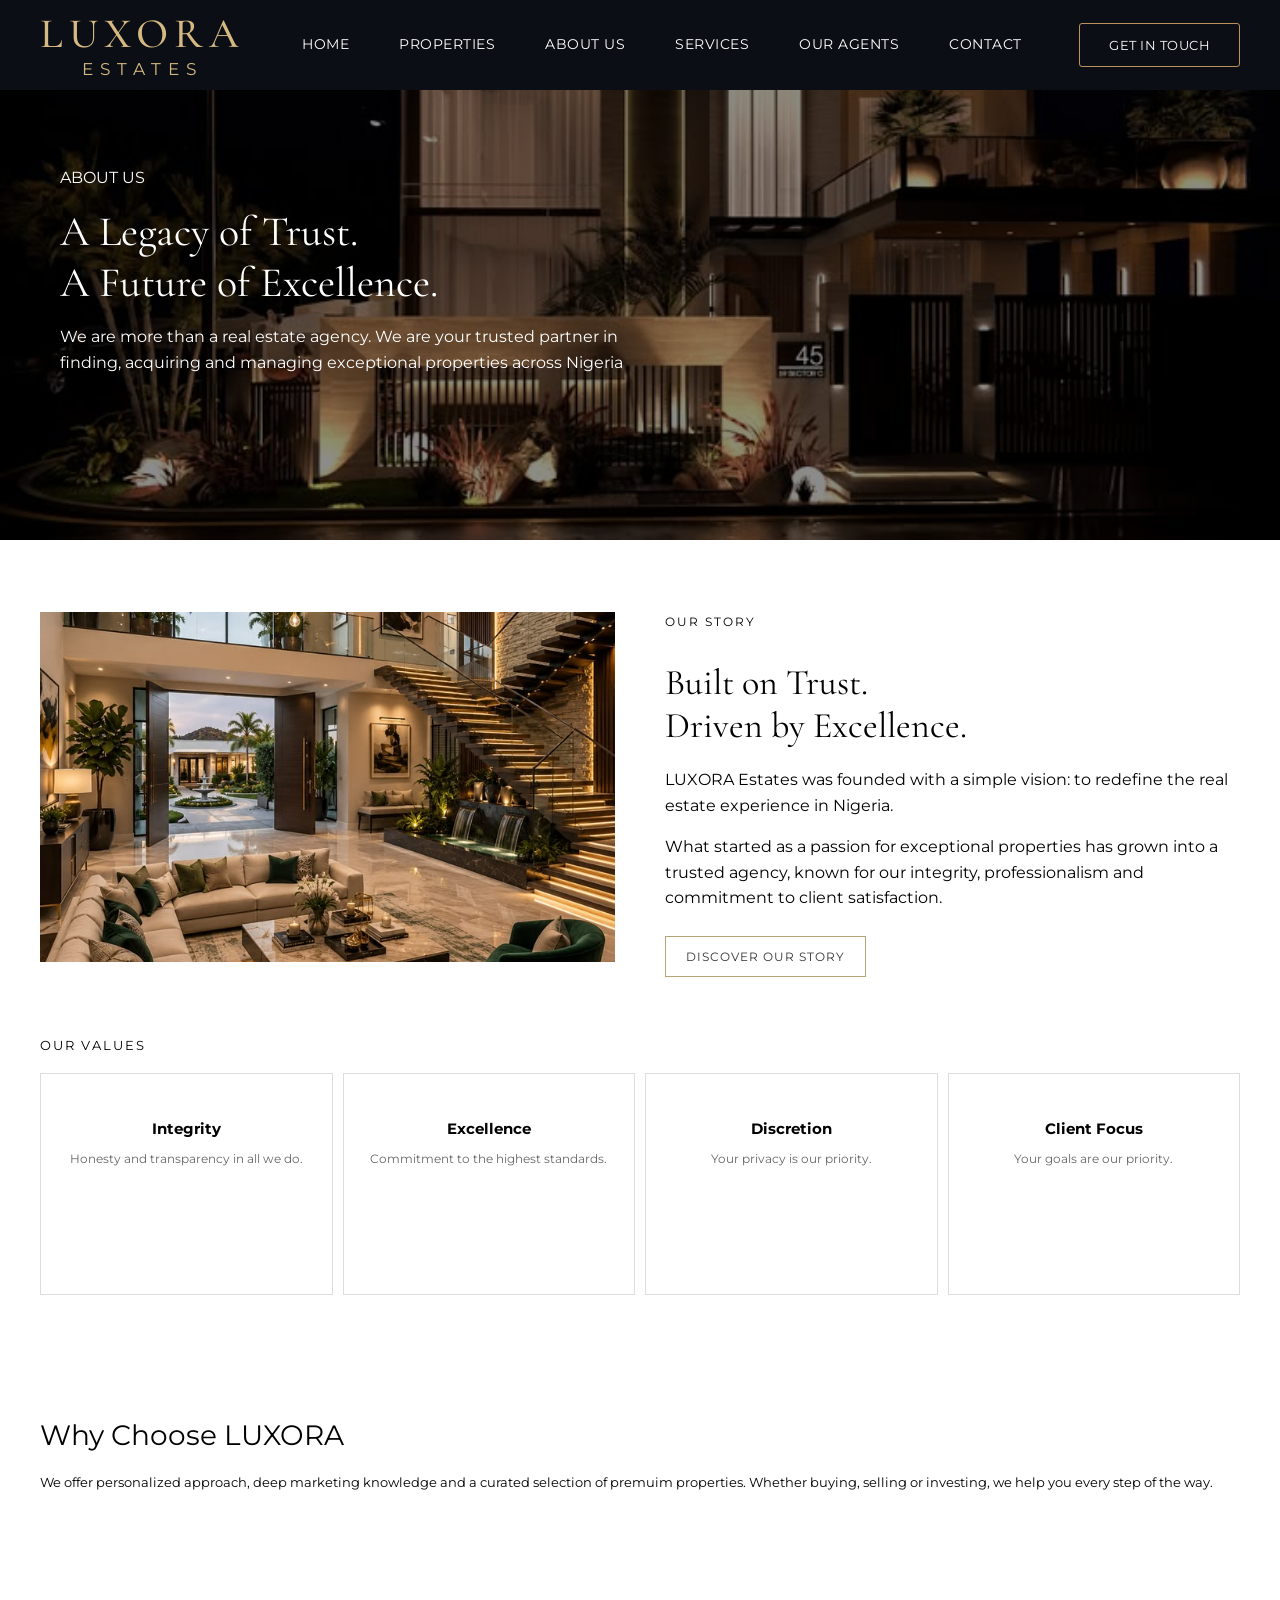
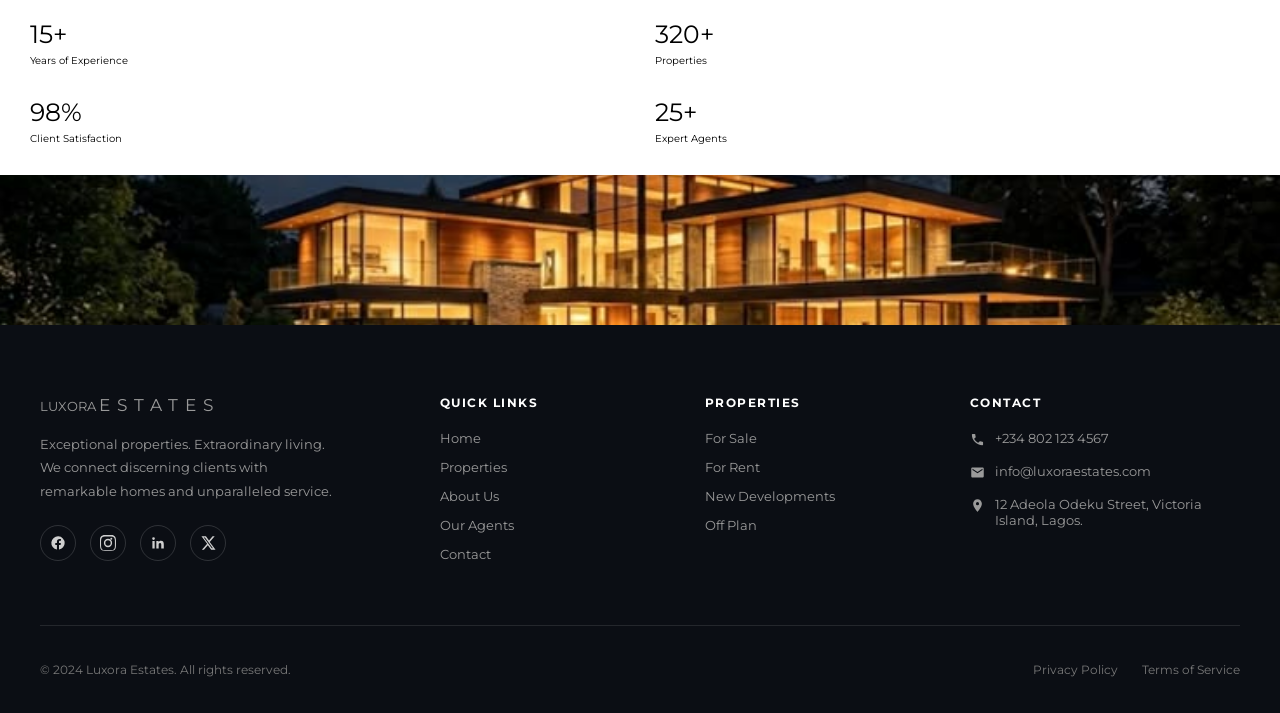
<file: about.html>
<!DOCTYPE html>
<html lang="en">

<head>
    <meta charset="UTF-8">
    <meta name="viewport" content="width=device-width, initial-scale=1.0">
    <title>Document</title>
    <link rel="stylesheet" href="style.css">
    <link rel="stylesheet" href="about.css">
    <link rel="preconnect" href="https://fonts.googleapis.com">
    <link rel="preconnect" href="https://fonts.gstatic.com" crossorigin>
    <link rel="preconnect" href="https://fonts.googleapis.com">
    <link rel="preconnect" href="https://fonts.gstatic.com" crossorigin>
    <link
        href="https://fonts.googleapis.com/css2?family=Alex+Brush&family=Cabin:ital,wght@0,400..700;1,400..700&family=Cormorant+Garamond:ital,wght@0,300..700;1,300..700&family=Google+Sans+Flex:opsz,wght@6..144,1..1000&family=Great+Vibes&family=Inter:ital,opsz,wght@0,14..32,100..900;1,14..32,100..900&family=Open+Sans:ital,wght@0,300..800;1,300..800&family=Playfair:ital,opsz,wght@0,5..1200,300..900;1,5..1200,300..900&display=swap"
        rel="stylesheet">
    <link rel="preconnect" href="https://fonts.googleapis.com">
    <link rel="preconnect" href="https://fonts.gstatic.com" crossorigin>
    <link
        href="https://fonts.googleapis.com/css2?family=Alex+Brush&family=Cabin:ital,wght@0,400..700;1,400..700&family=Cormorant+Garamond:ital,wght@0,300..700;1,300..700&family=Google+Sans+Flex:opsz,wght@6..144,1..1000&family=Great+Vibes&family=Inter:ital,opsz,wght@0,14..32,100..900;1,14..32,100..900&family=Montserrat:ital,wght@0,100..900;1,100..900&family=Open+Sans:ital,wght@0,300..800;1,300..800&family=Playfair:ital,opsz,wght@0,5..1200,300..900;1,5..1200,300..900&display=swap"
        rel="stylesheet">
</head>

<body>
        <header>
            <a href="index.html" class="logo">
                <span class="logo-main">LUXORA</span>
                <span class="logo-sub">ESTATES</span>
            </a>

            <div class="navbar">
                <a href="index.html">HOME</a>
                <a href="properties.html">PROPERTIES</a>
                <a href="about.html">ABOUT US</a>
                <a href="services.html">SERVICES</a>
                <a href="agents.html">OUR AGENTS</a>
                <a href="contact.html">CONTACT</a>
            </div>

            <div class="btn">
                <a href="" id="touch">GET IN TOUCH</a>
            </div>
        </header>



        <section class="about-hero">
        <div class="about-hero-content">
            <p>ABOUT US</p>

            <h1>A Legacy of Trust. <br>
            A Future of Excellence.</h1>

            <p>
                We are more than a real estate agency. We are your trusted partner in finding, acquiring and managing exceptional properties across Nigeria
            </p>

        </div>
    </section>

    <section class="our-story">

        <div class="story-image">
            <img src="images/story image.jpg" alt="Luxury Interior">
        </div>

        <div class="story-content">

            <p class="small-title">OUR STORY</p>

            <h2>
                Built on Trust.<br>
                Driven by Excellence.
            </h2>

            <p>
                LUXORA Estates was founded with a simple vision:
                to redefine the real estate experience in Nigeria.
            </p>

            <p>
                What started as a passion for exceptional properties
                has grown into a trusted agency, known for our
                integrity, professionalism and commitment to client satisfaction.
            </p>

            <a href="#" class="story-button">DISCOVER OUR STORY </a>
        </div>
    </section>


    <section class="values">

        <div class="values-heading">

            <p>OUR VALUES</p>

        </div>

        <div class="values-container">

            <div class="value-box">

                <div class="value-icon"></div>

                <h3>Integrity</h3>

                <p>Honesty and transparency in all we do.</p>

            </div>

            <div class="value-box">

                <div class="value-icon"></div>

                <h3>Excellence</h3>

                <p>Commitment to the highest standards.</p>

            </div>

            <div class="value-box">

                <div class="value-icon"></div>

                <h3>Discretion</h3>

                <p>Your privacy is our priority.</p>

            </div>

            <div class="value-box">

                <div class="value-icon"></div>

                <h3>Client Focus</h3>

                <p>Your goals are our priority.</p>

            </div>

        </div>

    </section>


    <section class="why luxora">

        <div class="why-text">

            <h2>Why Choose LUXORA</h2>

            <p>We offer personalized approach, deep marketing
                knowledge and a curated selection of premuim
                properties. Whether buying, selling or investing,
                we help you every step of the way.
            </p>

            <a href="#" class="why-button">
                GET IN TOUCH
            </a>

        </div>

        <div class="stats">

            <div>
                <strong>15+</strong>
                <span>Years of Experience</span>
            </div>

            <div>
                <strong>320+</strong>
                <span>Properties</span>
            </div>

            <div>
                <strong>98%</strong>
                <span>Client Satisfaction</span>
            </div>

            <div>
                <strong>25+</strong>
                <span>Expert Agents</span>
            </div>

        </div>

        <div class="why-image">
            <img src="images/why image.jpg" alt="Luxury House">
        </div>
        
    </section>

       <footer>
        <div class="footer-top">
            <div class="footer-col about-col">
                <a href="index.html" class="logo">
                    <span class="logo-main">LUXORA</span>
                    <span class="logo-sub">ESTATES</span>
                </a>
                <p>Exceptional properties. Extraordinary living. We connect discerning clients with remarkable homes
                    and unparalleled service.</p>
                <div class="socials">
                    <a href="#" aria-label="Facebook">
                        <svg viewBox="0 0 24 24" width="16" height="16"><path fill="currentColor" d="M22 12a10 10 0 1 0-11.6 9.9v-7H7.9V12h2.5V9.8c0-2.5 1.5-3.9 3.8-3.9 1.1 0 2.2.2 2.2.2v2.5h-1.3c-1.2 0-1.6.8-1.6 1.6V12h2.8l-.4 2.9h-2.4v7A10 10 0 0 0 22 12z"/></svg>
                    </a>
                    <a href="#" aria-label="Instagram">
                        <svg viewBox="0 0 24 24" width="16" height="16"><path fill="currentColor" d="M12 2.2c3.2 0 3.6 0 4.9.1 1.2.1 2 .3 2.4.5.6.2 1 .6 1.5 1 .4.5.8.9 1 1.5.2.4.4 1.2.5 2.4.1 1.3.1 1.7.1 4.9s0 3.6-.1 4.9c-.1 1.2-.3 2-.5 2.4-.2.6-.6 1-1 1.5-.5.4-.9.8-1.5 1-.4.2-1.2.4-2.4.5-1.3.1-1.7.1-4.9.1s-3.6 0-4.9-.1c-1.2-.1-2-.3-2.4-.5-.6-.2-1-.6-1.5-1-.4-.5-.8-.9-1-1.5-.2-.4-.4-1.2-.5-2.4-.1-1.3-.1-1.7-.1-4.9s0-3.6.1-4.9c.1-1.2.3-2 .5-2.4.2-.6.6-1 1-1.5.5-.4.9-.8 1.5-1 .4-.2 1.2-.4 2.4-.5 1.3-.1 1.7-.1 4.9-.1zM12 0C8.7 0 8.3 0 7 .1 5.7.1 4.8.3 4 .6c-.8.3-1.5.7-2.2 1.4C1.1 2.7.7 3.4.4 4.2.1 5 0 5.9 0 7.2 0 8.4 0 8.8 0 12s0 3.6.1 4.8c.1 1.3.2 2.2.5 3 .3.8.7 1.5 1.4 2.2.7.7 1.4 1.1 2.2 1.4.8.3 1.7.4 3 .5C8.3 24 8.7 24 12 24s3.6 0 4.8-.1c1.3-.1 2.2-.2 3-.5.8-.3 1.5-.7 2.2-1.4.7-.7 1.1-1.4 1.4-2.2.3-.8.4-1.7.5-3 .1-1.2.1-1.6.1-4.8s0-3.6-.1-4.8c-.1-1.3-.2-2.2-.5-3-.3-.8-.7-1.5-1.4-2.2C21.3 1.1 20.6.7 19.8.4c-.8-.3-1.7-.4-3-.5C15.6 0 15.3 0 12 0z"/><path fill="currentColor" d="M12 5.8a6.2 6.2 0 1 0 0 12.4 6.2 6.2 0 0 0 0-12.4zm0 10.2a4 4 0 1 1 0-8 4 4 0 0 1 0 8zM18.4 5.6a1.4 1.4 0 1 1-2.9 0 1.4 1.4 0 0 1 2.9 0z"/></svg>
                    </a>
                    <a href="#" aria-label="LinkedIn">
                        <svg viewBox="0 0 24 24" width="16" height="16"><path fill="currentColor" d="M20.4 20.4h-3.5v-5.5c0-1.3 0-3-1.8-3s-2.1 1.4-2.1 2.9v5.6H9.5V9h3.4v1.6h.1c.5-.9 1.6-1.8 3.4-1.8 3.6 0 4.3 2.4 4.3 5.5v6.1zM5.3 7.4a2 2 0 1 1 0-4 2 2 0 0 1 0 4zM7 20.4H3.6V9H7v11.4z"/></svg>
                    </a>
                    <a href="#" aria-label="X / Twitter">
                        <svg viewBox="0 0 24 24" width="16" height="16"><path fill="currentColor" d="M18.9 2H22l-7.4 8.4L23.3 22H16.8l-5.1-6.7L5.9 22H2.8l7.9-9-8.5-11h6.7l4.6 6.1L18.9 2zm-1.2 18h1.7L7.4 3.9H5.6L17.7 20z"/></svg>
                    </a>
                </div>
            </div>

            <div class="footer-col">
                <h4>QUICK LINKS</h4>
                <a href="index.html">Home</a>
                <a href="properties.html">Properties</a>
                <a href="about.html">About Us</a>
                <a href="agents.html">Our Agents</a>
                <a href="contact.html">Contact</a>
            </div>

            <div class="footer-col">
                <h4>PROPERTIES</h4>
                <a href="#">For Sale</a>
                <a href="#">For Rent</a>
                <a href="#">New Developments</a>
                <a href="#">Off Plan</a>
            </div>

            <div class="footer-col">
                <h4>CONTACT</h4>
                <p class="contact-line">
                    <svg viewBox="0 0 24 24" width="15" height="15"><path fill="currentColor" d="M6.6 10.8c1.4 2.8 3.7 5.1 6.5 6.5l2.2-2.2c.3-.3.7-.4 1-.2 1.1.4 2.3.6 3.6.6.6 0 1 .4 1 1V20c0 .6-.4 1-1 1C10.6 21 3 13.4 3 4c0-.6.4-1 1-1h3.5c.6 0 1 .4 1 1 0 1.3.2 2.5.6 3.6.1.4 0 .8-.2 1L6.6 10.8z"/></svg>
                    +234 802 123 4567
                </p>
                <p class="contact-line">
                    <svg viewBox="0 0 24 24" width="15" height="15"><path fill="currentColor" d="M20 4H4c-1.1 0-2 .9-2 2v12c0 1.1.9 2 2 2h16c1.1 0 2-.9 2-2V6c0-1.1-.9-2-2-2zm0 4l-8 5-8-5V6l8 5 8-5v2z"/></svg>
                    info@luxoraestates.com
                </p>
                <p class="contact-line">
                    <svg viewBox="0 0 24 24" width="15" height="15"><path fill="currentColor" d="M12 2C8.13 2 5 5.13 5 9c0 5.25 7 13 7 13s7-7.75 7-13c0-3.87-3.13-7-7-7zm0 9.5A2.5 2.5 0 1 1 12 6.5a2.5 2.5 0 0 1 0 5z"/></svg>
                    12 Adeola Odeku Street, Victoria Island, Lagos.
                </p>
            </div>
        </div>

        <div class="footer-bottom">
            <p>&copy; 2024 Luxora Estates. All rights reserved.</p>
            <div class="footer-legal">
                <a href="#">Privacy Policy</a>
                <a href="#">Terms of Service</a>
            </div>
        </div>
    </footer> 
</body>

</html>
</file>
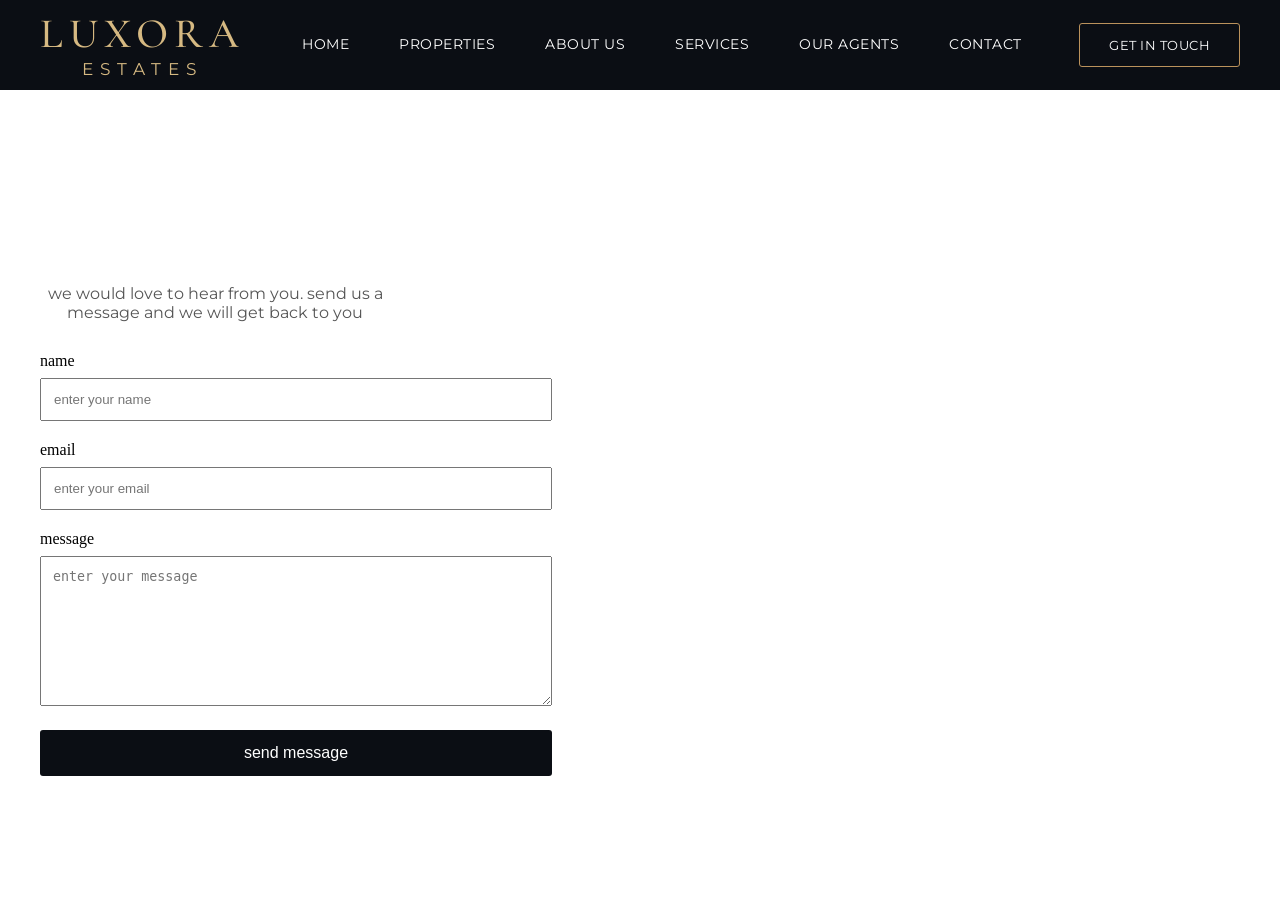
<file: contact.html>
<!DOCTYPE html>
<html lang="en">

<head>
    <meta charset="UTF-8">
    <meta name="viewport" content="width=device-width, initial-scale=1.0">
    <title>Document</title>
    <link rel="stylesheet" href="style.css">
    <link rel="stylesheet" href="contact.css">
    <link rel="preconnect" href="https://fonts.googleapis.com">
    <link rel="preconnect" href="https://fonts.gstatic.com" crossorigin>
    <link rel="preconnect" href="https://fonts.googleapis.com">
    <link rel="preconnect" href="https://fonts.gstatic.com" crossorigin>
    <link
        href="https://fonts.googleapis.com/css2?family=Alex+Brush&family=Cabin:ital,wght@0,400..700;1,400..700&family=Cormorant+Garamond:ital,wght@0,300..700;1,300..700&family=Google+Sans+Flex:opsz,wght@6..144,1..1000&family=Great+Vibes&family=Inter:ital,opsz,wght@0,14..32,100..900;1,14..32,100..900&family=Open+Sans:ital,wght@0,300..800;1,300..800&family=Playfair:ital,opsz,wght@0,5..1200,300..900;1,5..1200,300..900&display=swap"
        rel="stylesheet">
    <link rel="preconnect" href="https://fonts.googleapis.com">
    <link rel="preconnect" href="https://fonts.gstatic.com" crossorigin>
    <link
        href="https://fonts.googleapis.com/css2?family=Alex+Brush&family=Cabin:ital,wght@0,400..700;1,400..700&family=Cormorant+Garamond:ital,wght@0,300..700;1,300..700&family=Google+Sans+Flex:opsz,wght@6..144,1..1000&family=Great+Vibes&family=Inter:ital,opsz,wght@0,14..32,100..900;1,14..32,100..900&family=Montserrat:ital,wght@0,100..900;1,100..900&family=Open+Sans:ital,wght@0,300..800;1,300..800&family=Playfair:ital,opsz,wght@0,5..1200,300..900;1,5..1200,300..900&display=swap"
        rel="stylesheet">
</head>

<body>
        <header>
            <a href="index.html" class="logo">
                <span class="logo-main">LUXORA</span>
                <span class="logo-sub">ESTATES</span>
            </a>

            <div class="navbar">
                <a href="index.html">HOME</a>
                <a href="properties.html">PROPERTIES</a>
                <a href="about.html">ABOUT US</a>
                <a href="services.html">SERVICES</a>
                <a href="agents.html">OUR AGENTS</a>
                <a href="contact.html">CONTACT</a>
            </div>

            <div class="btn">
                <a href="" id="touch">GET IN TOUCH</a>
            </div>
        </header>


        <main class="contact-section">
            <h1>get in touch</h1>

            <p>we would love to hear from you.
                send us a message and we will get back to you
            </p>

            <form class="contact-form">

                <label for="name">name</label>
                <input type="text"id="name" placeholder="enter your name">

                <label for="email">email</label>
                <input type="email" id="email"placeholder="enter your email">

                <label for="message">message</label>
                <textarea id="message"placeholder="enter your message"></textarea>

                <button type="submit">send message</button>

            </form>
        </main>
        
</body>

</html>
</file>
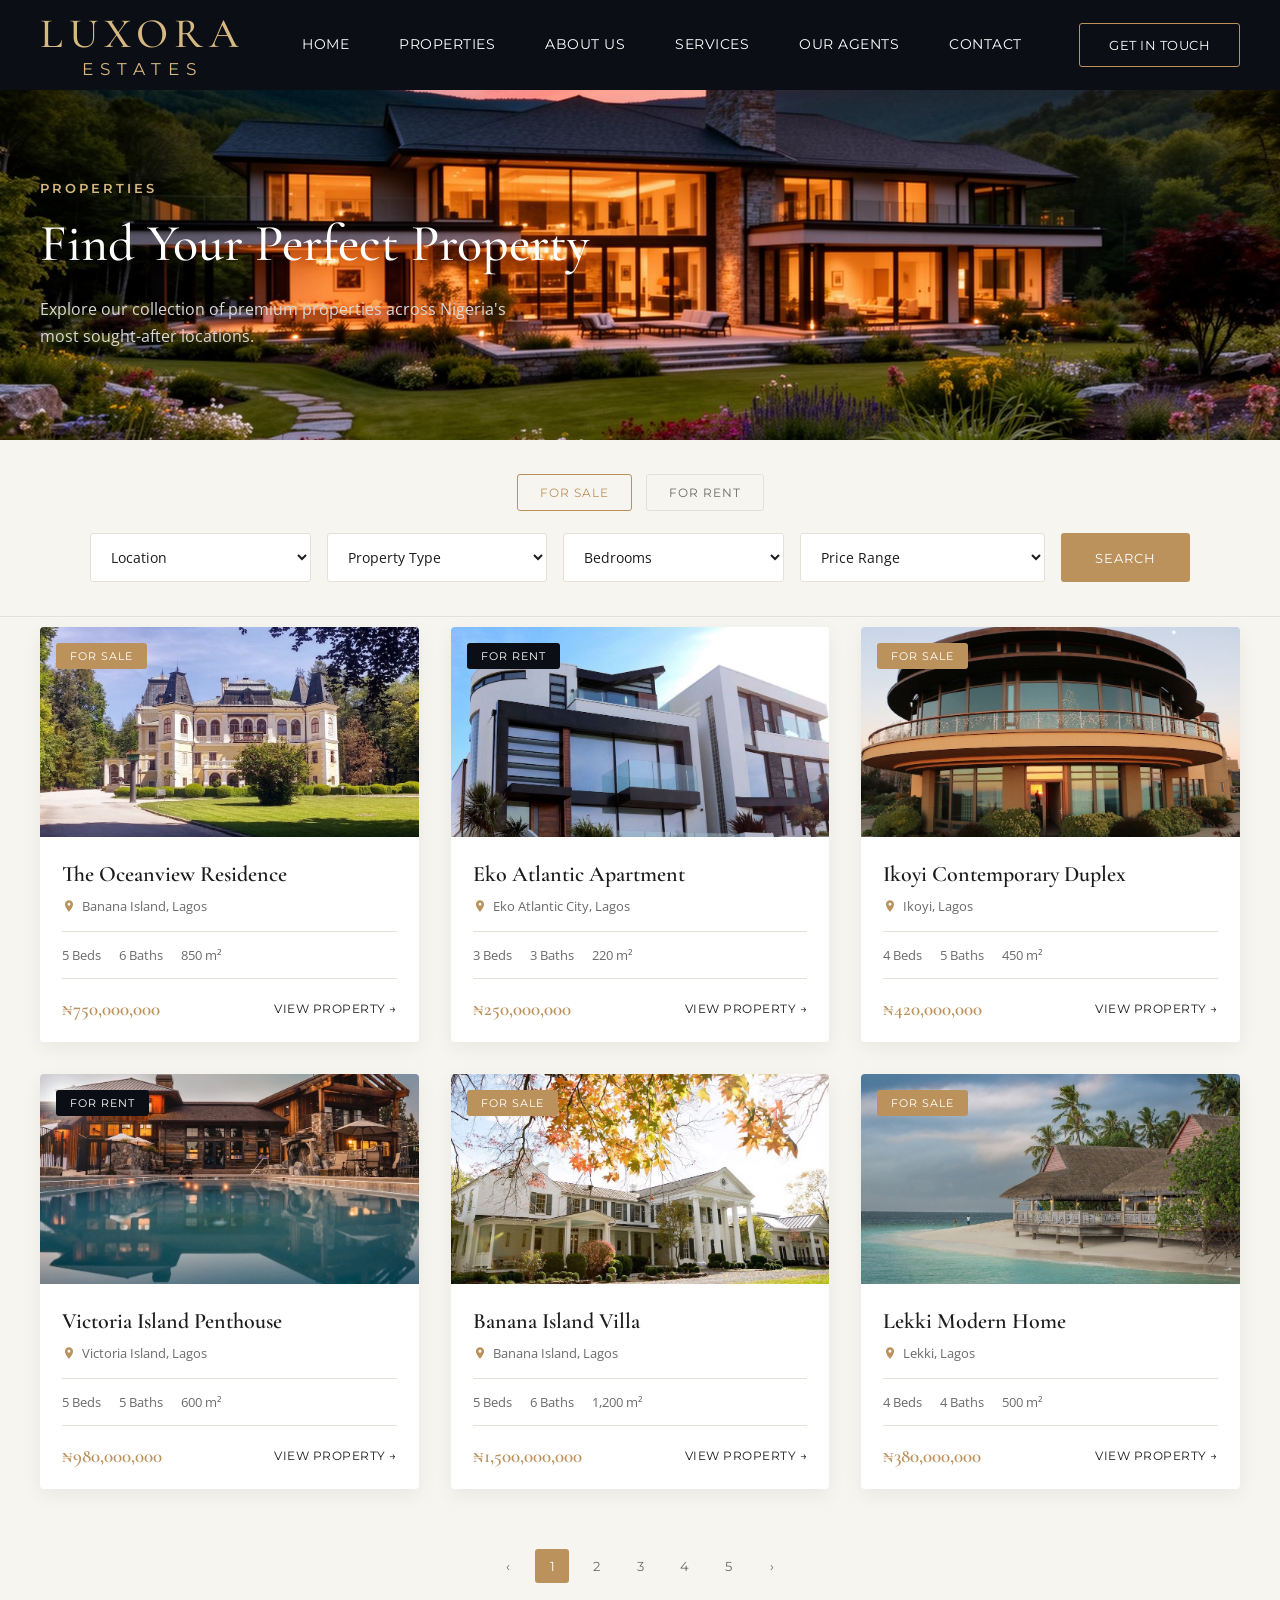
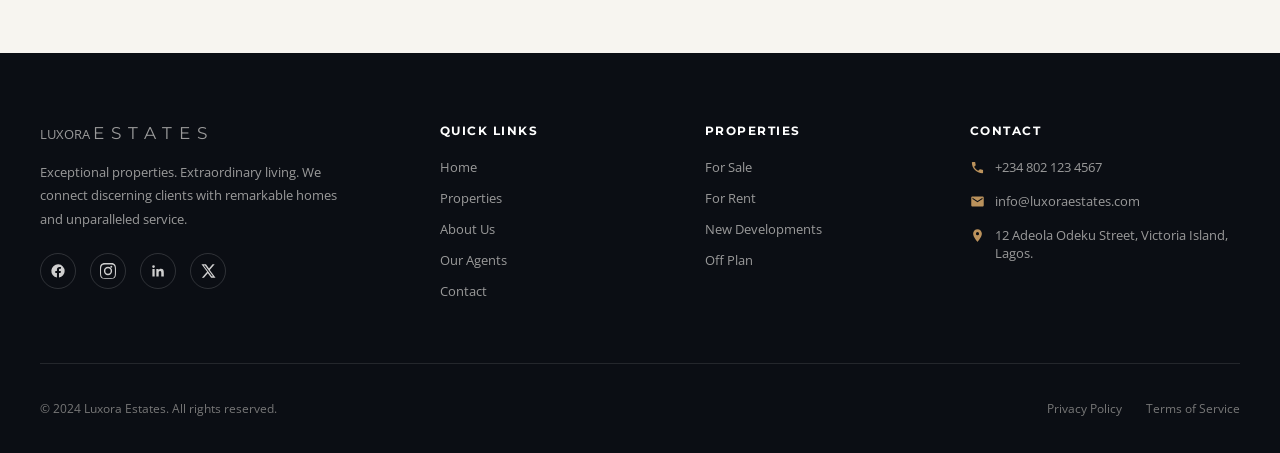
<file: properties.html>
<!DOCTYPE html>
<html lang="en">

<head>
    <meta charset="UTF-8">
    <meta name="viewport" content="width=device-width, initial-scale=1.0">
    <title>Document</title>
    <link rel="stylesheet" href="style.css">
    <link rel="stylesheet" href="properties.css">
    <link rel="preconnect" href="https://fonts.googleapis.com">
    <link rel="preconnect" href="https://fonts.gstatic.com" crossorigin>
    <link rel="preconnect" href="https://fonts.googleapis.com">
    <link rel="preconnect" href="https://fonts.gstatic.com" crossorigin>
    <link
        href="https://fonts.googleapis.com/css2?family=Alex+Brush&family=Cabin:ital,wght@0,400..700;1,400..700&family=Cormorant+Garamond:ital,wght@0,300..700;1,300..700&family=Google+Sans+Flex:opsz,wght@6..144,1..1000&family=Great+Vibes&family=Inter:ital,opsz,wght@0,14..32,100..900;1,14..32,100..900&family=Open+Sans:ital,wght@0,300..800;1,300..800&family=Playfair:ital,opsz,wght@0,5..1200,300..900;1,5..1200,300..900&display=swap"
        rel="stylesheet">
    <link rel="preconnect" href="https://fonts.googleapis.com">
    <link rel="preconnect" href="https://fonts.gstatic.com" crossorigin>
    <link
        href="https://fonts.googleapis.com/css2?family=Alex+Brush&family=Cabin:ital,wght@0,400..700;1,400..700&family=Cormorant+Garamond:ital,wght@0,300..700;1,300..700&family=Google+Sans+Flex:opsz,wght@6..144,1..1000&family=Great+Vibes&family=Inter:ital,opsz,wght@0,14..32,100..900;1,14..32,100..900&family=Montserrat:ital,wght@0,100..900;1,100..900&family=Open+Sans:ital,wght@0,300..800;1,300..800&family=Playfair:ital,opsz,wght@0,5..1200,300..900;1,5..1200,300..900&display=swap"
        rel="stylesheet">
</head>

<body>
        <header>
            <a href="index.html" class="logo">
                <span class="logo-main">LUXORA</span>
                <span class="logo-sub">ESTATES</span>
            </a>

            <div class="navbar">
                <a href="index.html">HOME</a>
                <a href="properties.html">PROPERTIES</a>
                <a href="about.html">ABOUT US</a>
                <a href="services.html">SERVICES</a>
                <a href="agents.html">OUR AGENTS</a>
                <a href="contact.html">CONTACT</a>
            </div>

            <div class="btn">
                <a href="" id="touch">GET IN TOUCH</a>
            </div>
        </header>
            <section class="properties-hero">
             <main>
                <p class="eyebrow">PROPERTIES</p>
                <h1>Find Your Perfect Property</h1>
                <p class="sub-text">Explore our collection of premium properties across Nigeria's most sought-after locations.</p>
             </main>

             </section>

    <section class="filter-bar">
        <div class="filter-tabs">
            <button class="tab active" type="button">FOR SALE</button>
            <button class="tab" type="button">FOR RENT</button>
        </div>

        <form class="filter-form">
            <select name="location">
                <option value="">Location</option>
                <option value="banana-island">Banana Island</option>
                <option value="eko-atlantic">Eko Atlantic City</option>
                <option value="ikoyi">Ikoyi</option>
                <option value="victoria-island">Victoria Island</option>
                <option value="lekki">Lekki</option>
            </select>

            <select name="property-type">
                <option value="">Property Type</option>
                <option value="apartment">Apartment</option>
                <option value="duplex">Duplex</option>
                <option value="penthouse">Penthouse</option>
                <option value="villa">Villa</option>
                <option value="detached-house">Detached House</option>
            </select>

            <select name="bedrooms">
                <option value="">Bedrooms</option>
                <option value="1">1+</option>
                <option value="2">2+</option>
                <option value="3">3+</option>
                <option value="4">4+</option>
                <option value="5">5+</option>
            </select>

            <select name="price-range">
                <option value="">Price Range</option>
                <option value="0-100">Under &#8358;100,000,000</option>
                <option value="100-300">&#8358;100,000,000 - &#8358;300,000,000</option>
                <option value="300-600">&#8358;300,000,000 - &#8358;600,000,000</option>
                <option value="600+">&#8358;600,000,000+</option>
            </select>

            <button type="submit" class="search-btn">SEARCH</button>
        </form>
    </section>

    <section class="property-grid">

        <article class="property-card">
            <div class="property-image">
                <img src="images/image7.jpg" alt="The Oceanview Residence">
                <span class="badge for-sale">FOR SALE</span>
            </div>
            <div class="property-body">
                <h3>The Oceanview Residence</h3>
                <p class="location">
                    <svg viewBox="0 0 24 24" width="14" height="14"><path fill="currentColor" d="M12 2C8.13 2 5 5.13 5 9c0 5.25 7 13 7 13s7-7.75 7-13c0-3.87-3.13-7-7-7zm0 9.5A2.5 2.5 0 1 1 12 6.5a2.5 2.5 0 0 1 0 5z"/></svg>
                    Banana Island, Lagos
                </p>
                <ul class="specs">
                    <li>5 Beds</li>
                    <li>6 Baths</li>
                    <li>850 m&sup2;</li>
                </ul>
                <div class="property-footer">
                    <span class="price">&#8358;750,000,000</span>
                    <a href="#" class="view-link">VIEW PROPERTY &rarr;</a>
                </div>
            </div>
        </article>

        <article class="property-card">
            <div class="property-image">
                <img src="images/image6.jpg" alt="Eko Atlantic Apartment">
                <span class="badge for-rent">FOR RENT</span>
            </div>
            <div class="property-body">
                <h3>Eko Atlantic Apartment</h3>
                <p class="location">
                    <svg viewBox="0 0 24 24" width="14" height="14"><path fill="currentColor" d="M12 2C8.13 2 5 5.13 5 9c0 5.25 7 13 7 13s7-7.75 7-13c0-3.87-3.13-7-7-7zm0 9.5A2.5 2.5 0 1 1 12 6.5a2.5 2.5 0 0 1 0 5z"/></svg>
                    Eko Atlantic City, Lagos
                </p>
                <ul class="specs">
                    <li>3 Beds</li>
                    <li>3 Baths</li>
                    <li>220 m&sup2;</li>
                </ul>
                <div class="property-footer">
                    <span class="price">&#8358;250,000,000</span>
                    <a href="#" class="view-link">VIEW PROPERTY &rarr;</a>
                </div>
            </div>
        </article>

        <article class="property-card">
            <div class="property-image">
                <img src="images/image5.jpg" alt="Ikoyi Contemporary Duplex">
                <span class="badge for-sale">FOR SALE</span>
            </div>
            <div class="property-body">
                <h3>Ikoyi Contemporary Duplex</h3>
                <p class="location">
                    <svg viewBox="0 0 24 24" width="14" height="14"><path fill="currentColor" d="M12 2C8.13 2 5 5.13 5 9c0 5.25 7 13 7 13s7-7.75 7-13c0-3.87-3.13-7-7-7zm0 9.5A2.5 2.5 0 1 1 12 6.5a2.5 2.5 0 0 1 0 5z"/></svg>
                    Ikoyi, Lagos
                </p>
                <ul class="specs">
                    <li>4 Beds</li>
                    <li>5 Baths</li>
                    <li>450 m&sup2;</li>
                </ul>
                <div class="property-footer">
                    <span class="price">&#8358;420,000,000</span>
                    <a href="#" class="view-link">VIEW PROPERTY &rarr;</a>
                </div>
            </div>
        </article>

        <article class="property-card">
            <div class="property-image">
                <img src="images/image4.jpg" alt="Victoria Island Penthouse">
                <span class="badge for-rent">FOR RENT</span>
            </div>
            <div class="property-body">
                <h3>Victoria Island Penthouse</h3>
                <p class="location">
                    <svg viewBox="0 0 24 24" width="14" height="14"><path fill="currentColor" d="M12 2C8.13 2 5 5.13 5 9c0 5.25 7 13 7 13s7-7.75 7-13c0-3.87-3.13-7-7-7zm0 9.5A2.5 2.5 0 1 1 12 6.5a2.5 2.5 0 0 1 0 5z"/></svg>
                    Victoria Island, Lagos
                </p>
                <ul class="specs">
                    <li>5 Beds</li>
                    <li>5 Baths</li>
                    <li>600 m&sup2;</li>
                </ul>
                <div class="property-footer">
                    <span class="price">&#8358;980,000,000</span>
                    <a href="#" class="view-link">VIEW PROPERTY &rarr;</a>
                </div>
            </div>
        </article>

        <article class="property-card">
            <div class="property-image">
                <img src="images/image3 (2).jpg" alt="Banana Island Villa">
                <span class="badge for-sale">FOR SALE</span>
            </div>
            <div class="property-body">
                <h3>Banana Island Villa</h3>
                <p class="location">
                    <svg viewBox="0 0 24 24" width="14" height="14"><path fill="currentColor" d="M12 2C8.13 2 5 5.13 5 9c0 5.25 7 13 7 13s7-7.75 7-13c0-3.87-3.13-7-7-7zm0 9.5A2.5 2.5 0 1 1 12 6.5a2.5 2.5 0 0 1 0 5z"/></svg>
                    Banana Island, Lagos
                </p>
                <ul class="specs">
                    <li>5 Beds</li>
                    <li>6 Baths</li>
                    <li>1,200 m&sup2;</li>
                </ul>
                <div class="property-footer">
                    <span class="price">&#8358;1,500,000,000</span>
                    <a href="#" class="view-link">VIEW PROPERTY &rarr;</a>
                </div>
            </div>
        </article>

        <article class="property-card">
            <div class="property-image">
                <img src="images/image3 (1).jpg" alt="Lekki Modern Home">
                <span class="badge for-sale">FOR SALE</span>
            </div>
            <div class="property-body">
                <h3>Lekki Modern Home</h3>
                <p class="location">
                    <svg viewBox="0 0 24 24" width="14" height="14"><path fill="currentColor" d="M12 2C8.13 2 5 5.13 5 9c0 5.25 7 13 7 13s7-7.75 7-13c0-3.87-3.13-7-7-7zm0 9.5A2.5 2.5 0 1 1 12 6.5a2.5 2.5 0 0 1 0 5z"/></svg>
                    Lekki, Lagos
                </p>
                <ul class="specs">
                    <li>4 Beds</li>
                    <li>4 Baths</li>
                    <li>500 m&sup2;</li>
                </ul>
                <div class="property-footer">
                    <span class="price">&#8358;380,000,000</span>
                    <a href="#" class="view-link">VIEW PROPERTY &rarr;</a>
                </div>
            </div>
        </article>

    </section>

    <nav class="pagination">
        <a href="#" class="page-arrow">&lsaquo;</a>
        <a href="#" class="page-num active">1</a>
        <a href="#" class="page-num">2</a>
        <a href="#" class="page-num">3</a>
        <a href="#" class="page-num">4</a>
        <a href="#" class="page-num">5</a>
        <a href="#" class="page-arrow">&rsaquo;</a>
    </nav>

    <footer>
        <div class="footer-top">
            <div class="footer-col about-col">
                <a href="index.html" class="logo">
                    <span class="logo-main">LUXORA</span>
                    <span class="logo-sub">ESTATES</span>
                </a>
                <p>Exceptional properties. Extraordinary living. We connect discerning clients with remarkable homes
                    and unparalleled service.</p>
                <div class="socials">
                    <a href="#" aria-label="Facebook">
                        <svg viewBox="0 0 24 24" width="16" height="16"><path fill="currentColor" d="M22 12a10 10 0 1 0-11.6 9.9v-7H7.9V12h2.5V9.8c0-2.5 1.5-3.9 3.8-3.9 1.1 0 2.2.2 2.2.2v2.5h-1.3c-1.2 0-1.6.8-1.6 1.6V12h2.8l-.4 2.9h-2.4v7A10 10 0 0 0 22 12z"/></svg>
                    </a>
                    <a href="#" aria-label="Instagram">
                        <svg viewBox="0 0 24 24" width="16" height="16"><path fill="currentColor" d="M12 2.2c3.2 0 3.6 0 4.9.1 1.2.1 2 .3 2.4.5.6.2 1 .6 1.5 1 .4.5.8.9 1 1.5.2.4.4 1.2.5 2.4.1 1.3.1 1.7.1 4.9s0 3.6-.1 4.9c-.1 1.2-.3 2-.5 2.4-.2.6-.6 1-1 1.5-.5.4-.9.8-1.5 1-.4.2-1.2.4-2.4.5-1.3.1-1.7.1-4.9.1s-3.6 0-4.9-.1c-1.2-.1-2-.3-2.4-.5-.6-.2-1-.6-1.5-1-.4-.5-.8-.9-1-1.5-.2-.4-.4-1.2-.5-2.4-.1-1.3-.1-1.7-.1-4.9s0-3.6.1-4.9c.1-1.2.3-2 .5-2.4.2-.6.6-1 1-1.5.5-.4.9-.8 1.5-1 .4-.2 1.2-.4 2.4-.5 1.3-.1 1.7-.1 4.9-.1zM12 0C8.7 0 8.3 0 7 .1 5.7.1 4.8.3 4 .6c-.8.3-1.5.7-2.2 1.4C1.1 2.7.7 3.4.4 4.2.1 5 0 5.9 0 7.2 0 8.4 0 8.8 0 12s0 3.6.1 4.8c.1 1.3.2 2.2.5 3 .3.8.7 1.5 1.4 2.2.7.7 1.4 1.1 2.2 1.4.8.3 1.7.4 3 .5C8.3 24 8.7 24 12 24s3.6 0 4.8-.1c1.3-.1 2.2-.2 3-.5.8-.3 1.5-.7 2.2-1.4.7-.7 1.1-1.4 1.4-2.2.3-.8.4-1.7.5-3 .1-1.2.1-1.6.1-4.8s0-3.6-.1-4.8c-.1-1.3-.2-2.2-.5-3-.3-.8-.7-1.5-1.4-2.2C21.3 1.1 20.6.7 19.8.4c-.8-.3-1.7-.4-3-.5C15.6 0 15.3 0 12 0z"/><path fill="currentColor" d="M12 5.8a6.2 6.2 0 1 0 0 12.4 6.2 6.2 0 0 0 0-12.4zm0 10.2a4 4 0 1 1 0-8 4 4 0 0 1 0 8zM18.4 5.6a1.4 1.4 0 1 1-2.9 0 1.4 1.4 0 0 1 2.9 0z"/></svg>
                    </a>
                    <a href="#" aria-label="LinkedIn">
                        <svg viewBox="0 0 24 24" width="16" height="16"><path fill="currentColor" d="M20.4 20.4h-3.5v-5.5c0-1.3 0-3-1.8-3s-2.1 1.4-2.1 2.9v5.6H9.5V9h3.4v1.6h.1c.5-.9 1.6-1.8 3.4-1.8 3.6 0 4.3 2.4 4.3 5.5v6.1zM5.3 7.4a2 2 0 1 1 0-4 2 2 0 0 1 0 4zM7 20.4H3.6V9H7v11.4z"/></svg>
                    </a>
                    <a href="#" aria-label="X / Twitter">
                        <svg viewBox="0 0 24 24" width="16" height="16"><path fill="currentColor" d="M18.9 2H22l-7.4 8.4L23.3 22H16.8l-5.1-6.7L5.9 22H2.8l7.9-9-8.5-11h6.7l4.6 6.1L18.9 2zm-1.2 18h1.7L7.4 3.9H5.6L17.7 20z"/></svg>
                    </a>
                </div>
            </div>

            <div class="footer-col">
                <h4>QUICK LINKS</h4>
                <a href="index.html">Home</a>
                <a href="properties.html">Properties</a>
                <a href="about.html">About Us</a>
                <a href="agents.html">Our Agents</a>
                <a href="contact.html">Contact</a>
            </div>

            <div class="footer-col">
                <h4>PROPERTIES</h4>
                <a href="#">For Sale</a>
                <a href="#">For Rent</a>
                <a href="#">New Developments</a>
                <a href="#">Off Plan</a>
            </div>

            <div class="footer-col">
                <h4>CONTACT</h4>
                <p class="contact-line">
                    <svg viewBox="0 0 24 24" width="15" height="15"><path fill="currentColor" d="M6.6 10.8c1.4 2.8 3.7 5.1 6.5 6.5l2.2-2.2c.3-.3.7-.4 1-.2 1.1.4 2.3.6 3.6.6.6 0 1 .4 1 1V20c0 .6-.4 1-1 1C10.6 21 3 13.4 3 4c0-.6.4-1 1-1h3.5c.6 0 1 .4 1 1 0 1.3.2 2.5.6 3.6.1.4 0 .8-.2 1L6.6 10.8z"/></svg>
                    +234 802 123 4567
                </p>
                <p class="contact-line">
                    <svg viewBox="0 0 24 24" width="15" height="15"><path fill="currentColor" d="M20 4H4c-1.1 0-2 .9-2 2v12c0 1.1.9 2 2 2h16c1.1 0 2-.9 2-2V6c0-1.1-.9-2-2-2zm0 4l-8 5-8-5V6l8 5 8-5v2z"/></svg>
                    info@luxoraestates.com
                </p>
                <p class="contact-line">
                    <svg viewBox="0 0 24 24" width="15" height="15"><path fill="currentColor" d="M12 2C8.13 2 5 5.13 5 9c0 5.25 7 13 7 13s7-7.75 7-13c0-3.87-3.13-7-7-7zm0 9.5A2.5 2.5 0 1 1 12 6.5a2.5 2.5 0 0 1 0 5z"/></svg>
                    12 Adeola Odeku Street, Victoria Island, Lagos.
                </p>
            </div>
        </div>

        <div class="footer-bottom">
            <p>&copy; 2024 Luxora Estates. All rights reserved.</p>
            <div class="footer-legal">
                <a href="#">Privacy Policy</a>
                <a href="#">Terms of Service</a>
            </div>
        </div>
    </footer>




</body>
</html>
</file>
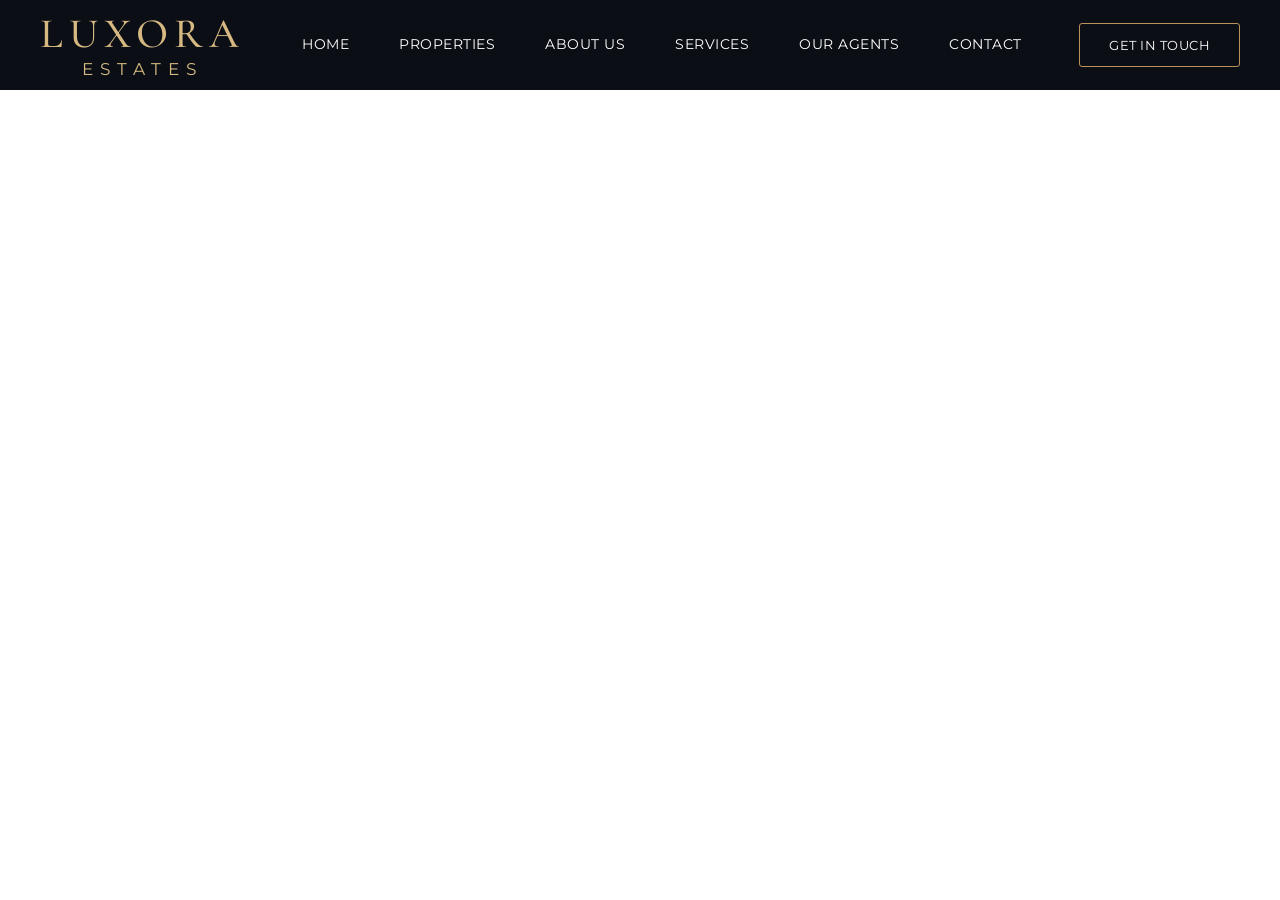
<file: services.html>
<!DOCTYPE html>
<html lang="en">

<head>
    <meta charset="UTF-8">
    <meta name="viewport" content="width=device-width, initial-scale=1.0">
    <title>Document</title>
    <link rel="stylesheet" href="style.css">
    <link rel="stylesheet" href="services.css">
    <link rel="preconnect" href="https://fonts.googleapis.com">
    <link rel="preconnect" href="https://fonts.gstatic.com" crossorigin>
    <link rel="preconnect" href="https://fonts.googleapis.com">
    <link rel="preconnect" href="https://fonts.gstatic.com" crossorigin>
    <link
        href="https://fonts.googleapis.com/css2?family=Alex+Brush&family=Cabin:ital,wght@0,400..700;1,400..700&family=Cormorant+Garamond:ital,wght@0,300..700;1,300..700&family=Google+Sans+Flex:opsz,wght@6..144,1..1000&family=Great+Vibes&family=Inter:ital,opsz,wght@0,14..32,100..900;1,14..32,100..900&family=Open+Sans:ital,wght@0,300..800;1,300..800&family=Playfair:ital,opsz,wght@0,5..1200,300..900;1,5..1200,300..900&display=swap"
        rel="stylesheet">
    <link rel="preconnect" href="https://fonts.googleapis.com">
    <link rel="preconnect" href="https://fonts.gstatic.com" crossorigin>
    <link
        href="https://fonts.googleapis.com/css2?family=Alex+Brush&family=Cabin:ital,wght@0,400..700;1,400..700&family=Cormorant+Garamond:ital,wght@0,300..700;1,300..700&family=Google+Sans+Flex:opsz,wght@6..144,1..1000&family=Great+Vibes&family=Inter:ital,opsz,wght@0,14..32,100..900;1,14..32,100..900&family=Montserrat:ital,wght@0,100..900;1,100..900&family=Open+Sans:ital,wght@0,300..800;1,300..800&family=Playfair:ital,opsz,wght@0,5..1200,300..900;1,5..1200,300..900&display=swap"
        rel="stylesheet">
</head>

<body>
        <header>
            <a href="index.html" class="logo">
                <span class="logo-main">LUXORA</span>
                <span class="logo-sub">ESTATES</span>
            </a>

            <div class="navbar">
                <a href="index.html">HOME</a>
                <a href="properties.html">PROPERTIES</a>
                <a href="about.html">ABOUT US</a>
                <a href="services.html">SERVICES</a>
                <a href="agents.html">OUR AGENTS</a>
                <a href="contact.html">CONTACT</a>
            </div>

            <div class="btn">
                <a href="" id="touch">GET IN TOUCH</a>
            </div>
        </header>


</body>

</html>
</file>
<file: style.css>
*{
    text-decoration: none;
    
}

body{
    margin: 0;
    padding: 0;
    box-sizing: border-box;
}

.hero{
    height: 100vh;
    background-image: url(/images/background.png);
    background-size: cover;
    background-position: center;
    background-repeat: no-repeat;
}

header{
    background-color: #0b0e14;
    height: 90px;
    display: flex;
    justify-content: space-between;
    align-items: center;
    padding: 0 40px;
    width: 100%;
    position: fixed;
    top: 0;
    left: 0;
    box-sizing: border-box;
    z-index: 10;
}

header .logo {
    text-decoration: none;
    color: #D6B982;
    display: flex;
    flex-direction: column;
    align-items: center;
    line-height: 1;
}

header .logo-main {
    font-family: "Cormorant Garamond", serif;
    font-size: 42px;
    font-weight: 500;
    letter-spacing: 6px;
}

.logo-sub {
    font-family: "Montserrat", sans-serif;
    font-size: 17px;
    font-weight: 400;
    letter-spacing: 7px;
    margin-top: 6px;
}

header .navbar{
    display: flex;
    gap: 50px;

}

header .navbar a{
    color: white;
    font-family: "Montserrat", sans-serif;
    font-size: 14px;
    font-weight: 400;
    letter-spacing: 0.5px;
    border-bottom: 2px solid transparent;
    padding: 10px 0;
}

header .navbar a:hover{
    border-bottom: 2px solid #bb925c;
}

header .btn{
    display: flex;
    gap: 25px;
    align-items: center;
}

header .btn a{
    color: white;
    font-family: "Montserrat", sans-serif;
    font-weight: 400;
    letter-spacing: 0.5px;
    font-size: 13px;
    display: flex;
    align-items: center;
    justify-content: center;
}

header .btn a:hover{
    color: #c5a06a;
}

header .btn #touch{
    border: 1px solid #bb925c;
    border-radius: 3px;
    padding: 13px 29px;
}

main{
    padding-top: 90px;
    padding-left: 50px;
    width: 40%;
    height: 400px;
}

main h3{
    font-family: "Montserrat", sans-serif;
    font-size: 12px;
    font-weight: 500;
    letter-spacing: 2px;
    color: #c5a06a;
    padding-top: 20px;
}

main h1{
    font-family: "Cormorant Garamond", serif;
    font-size: 60px;
    font-weight: 500;
    color: white;
    width: 800px;
    margin-top: 80px;
}

main p{
    color: #f1f1f1;
    font-size: 16px;
    font-weight: 400;
    font-family: "Montserrat", sans-serif;
    max-width: 350px;
    margin-bottom: 55px;

}

main a{
    background-color: #c5a06a;
    padding: 12px 20px;
    font-size: 12px;
    font-weight: 600;
    font-family: "Montserrat", sans-serif;
    letter-spacing: 0.5px;
    color: #17191A;
}

.achievements{
    background-color: #0b0e14;
    opacity: 0.9;
    display: flex;
    height: 100px;
    width: 77%;
    justify-content: space-between;
    align-items: center;
    margin-top: -102px;
    margin-left: 270px;
    border: 1px solid rgba(255, 255, 255, 0.2);;
    border-radius: 20px 20px 0 0;
}

.achievements .one{
    border-right: 1px solid rgba(255, 255, 255, 0.2);
    display: flex;  
    justify-content: space-evenly; 
    align-items: center;
    width: 300px;
    padding: 0 18px;
    height: 60px;
    gap: 15px;
}

.achievements .one .icons{
    color: #c5a06a;
    font-size: 45px;
}

.achievements .one .numbers{
    margin-bottom: 40px;
}

.achievements h1{
    font-family: 'Playfair Display', serif;
    font-size: 34px;
    font-weight: 200;
    color: #c5a06a;
    margin-bottom: 0px;

}

.achievements p{
    color: white;
    font-family: "Montserrat", sans-serif;
    font-size: 14px;
    font-weight: 400px;
    margin-top: 5px;
    margin-bottom: -15px;
}

#last{
    border: none;
}

.featured{
    padding: 40px 60px;
    height: 340px;
    display: flex;
}

.featured .details{
    width: 24%;
    padding-right: 40px;
}

.featured .details h3{
    font-family: "Montserrat", sans-serif;
    font-size: 12px;
    font-weight: 600;
    letter-spacing: 2px;
    color: #c5a06a;
}

.featured .details h1{
    font-family: "Cormorant Garamond", serif;
    font-size: 48px;
    font-weight: 400;
    margin-top: -2px;
    color: #222222;
    line-height: 1.05;
    width: 290px;

}

.featured .details p{
    font-size: 14px;
    font-weight: 400;
    font-family: "Montserrat", sans-serif;
    margin-top: -4px;
    padding-bottom: 20px;
    line-height: 1.7;
    color: #4F4B46;
}

.featured .details a{
    padding: 12px 20px;
    font-size: 12px;
    font-weight: 600;
    font-family: "Montserrat", sans-serif;
    letter-spacing: 0.5px;
    color: #17191A;
    border: 1px solid #c5a06a;
}

.featured .collection{
    display: flex;
    justify-content: space-between;
    width: 76%;
    margin-right: 15px;
    gap: 5px;
}

.featured .collection .card{
    width: 285px;
    height: 100%;
    border-radius: 10px;
    overflow: hidden;
    border: 1px solid #cecdcc;
    box-shadow: rgba(0, 0, 0, 0.15) 1.95px 1.95px 2.6px;
}

.featured .collection .card .card-img{
    height: 54%;
    overflow: hidden;
    position: relative;
}

.featured .collection .card .card-img span{
    color: white;
    background-color: #865514;
    opacity: 0.8;
    padding: 5px 10px;
    font-size: 12px;
    font-family: "Montserrat", sans-serif;
    position: absolute;
    top: 15px;
    left: 15px;
    border-radius: 2px;
}

.featured .collection .card .card-img img{
    object-fit: cover;
    height: 100%;
    width: 100%;
}

.featured .collection .card .card-description{
    height: 46%;
    padding: 0 15px;
}

.card-description h2{
    font-family: "Cormorant Garamond", serif;
    font-size: 22px;
    font-weight: 500;
    color: #181818;
}

.card-description p{
    font-family: "Montserrat", sans-serif;
    font-size: 14px;
    font-weight: 400;
    color: #31302f;
    display: flex;
    gap: 5px;
    padding-top: 0;
    margin-top: -5px;
}

.card-description .prop {
    display: flex;
    gap: 45px;
    color: #0a0a0a;
    font-family: "Montserrat", sans-serif;
    font-size: 12px;
    font-weight: 500;
}

.card-description .prop span i{
    padding-right: 5px;
}

.card-description h1{
    font-family: "Montserrat", sans-serif;
    font-size: 17px;
    font-weight: 600;
    color: #97611a;
    margin-top: 15px;
}

.card-description h1 span{
    color: #31302f;
    font-size: 14px;
    font-weight: 400;
}

.about{
    background-color: #f7f4efb4;
    height: 270px;
    padding: 0 60px;
    display: flex;
    justify-content: space-between;
}

.about .image{
    height: 270px;
    width: 430px;
    overflow: hidden;
}

.about .image img{
    object-fit: cover;
    height: 100%;
    width: 100%;
}

.about .discover{
    padding: 10px 40px 0;
    width: 580px;
    height: 260px;
}

.about .discover h3{
    font-family: "Montserrat", sans-serif;
    font-size: 12px;
    font-weight: 600;
    letter-spacing: 2px;
    color: #c5a06a;
}

.about .discover .sub{
    border-right: 1px solid #b3afac;
}

.about .discover .sub h1{
    font-family: "Cormorant Garamond", serif;
    font-size: 40px;
    font-weight: 400;
    color: #222222;
    line-height: 1.05;
}

.about .discover .sub p{
    font-size: 14px;
    font-weight: 400;
    font-family: "Montserrat", sans-serif;
    line-height: 1.7;
    color: #4F4B46;
    margin-top: -15px;
    padding-bottom: 14px;
}

.about .discover .sub a{
    padding: 12px 20px;
    font-size: 12px;
    font-weight: 600;
    font-family: "Montserrat", sans-serif;
    letter-spacing: 0.5px;
    color: #17191A;
    border: 1px solid #c5a06a;
}

.about .qualities{
    width: 280px;
    height: 260px;
    display: flex;
    flex-direction: column;
    justify-content: space-around;
    padding-top: 18px;
}

.about .qualities .each{
    display: flex;
    gap: 20px;
}

.about .qualities .each .badge{
    display: flex;
    justify-content: center;
    padding-top: 4px;
}

.about .qualities .each i{
    color: #c5a06a;
    font-size: 35px;
}

.about .qualities .each .words{
    margin: 0;
    padding: 0;
    font-family: "Montserrat", sans-serif;
}

.about .qualities .each .words h3{
    margin: 0;
    padding: 0;
    font-size: 15px;
    padding-bottom: 4px;
    color: #3a3a3a;
}

.about .qualities .each .words p{
    margin: 0;
    padding: 0;
    font-size: 13px;
    color: #4F4B46;
}

#diff{
    max-width: 100px;
}

.services{
    background-color: #0b0e14;
    opacity: 0.9;
    display: flex;
    height: 100px;
    justify-content: space-between;
    align-items: center;
    padding: 50px 60px;
} 

.services .our-services{
    width: 30%;
}

.services .our-services h3{
    font-family: "Montserrat", sans-serif;
    font-size: 12px;
    font-weight: 600;
    letter-spacing: 2px;
    color: #c5a06a;
}

.services .our-services h1{
    font-family: "Cormorant Garamond", serif;
    font-size: 36px;
    font-weight: 400;
    color: white;
    line-height: 1.05;
}

.services .service-list{
    display: flex;
    align-items: center;
    font-family: "Montserrat" , sans-serif;
    margin-right: -25px;

}

.services .service-list .list{
    border-right: 1px solid rgba(255, 255, 255, 0.2);
    padding: 0 20px;
    width: 180px;
    color: white;
}

.services .service-list .list .icon{
    text-align: center;
}

.services .service-list .list .icon i{
    color: #c5a06a;
    font-size: 25px;
}

.services .service-list .list h3{
    font-weight: 300;
    font-size: 15px;
    text-align: center;
}

.services .service-list .list p{
    font-weight: 200;
    font-size: 13px;
    text-align: center;
}

#null{
    border: none;
    padding-top: 13px;
}

.locations{
    height: 100px;
    padding: 30px 60px;
    display: flex;
    justify-content: space-between;
    align-items: center;
}

.locations .our-locations{

}

.locations .our-locations h3{
    font-family: "Montserrat", sans-serif;
    font-size: 12px;
    font-weight: 600;
    letter-spacing: 2px;
    color: #c5a06a;
}

.locations .our-locations h1{
    font-family: "Cormorant Garamond", serif;
    font-size: 32px;
    font-weight: 400;
    color: #222222;
    line-height: 1.05;
}

.locations .actual{
    display: flex;
    align-items: center;
    text-align: center;
}

.locations .actual .flex{
    padding: 0 44px;
    font-family: "Montserrat", sans-serif;
}

.locations .actual .flex h3{
    font-size: 16px;
    font-weight: 600;
}

.locations .actual .flex h3 svg{
    color: #c5a06a;
}

.locations .actual .flex p{
    font-weight: 400;
    font-size: 14px;
    color: #2e2d2d;
}

.locations .actual .flex p span{
    font-size: 15px;
    font-weight: 800;
    margin: 0 5px;
    color: #c5a06a;
}

#guess{
    border-right: 1px solid #dad9d8;
}

.locations .button a{
padding: 12px 20px;
    font-size: 12px;
    font-weight: 600;
    font-family: "Montserrat", sans-serif;
    letter-spacing: 0.5px;
    color: #17191A;
    border: 1px solid #c5a06a;
}

/* .quote{
    height: 170px;
    background-image: url(/images/background.png);
    background-size: cover;
    background-position: center;
    
} */

.quote {
    position: relative;
    overflow: hidden;
    height: 120px;
    display: flex;
    padding: 20px 100px;
}

.quote::before {
    content: "";
    position: absolute;
    inset: 0;
    background-image: url("/images/background.png");
    background-size: cover;
    background-position: center;
    filter: blur(1px);
    transform: scale(1.05);
    z-index: -1;
}

.quote .left{
    color: #c5a06a;
    font-size: 42px;
    margin-left: 230px;
    margin-top: -85px;
    font-family: "Cormorant Garamond" , serif;
}

.quote .right{
    margin-left: 60px;
}

.quote h2 {
    text-align: center;
    color: white;
    font-family: "Cormorant Garamond" , serif;
    font-style: italic;
    font-size: 35px;
    font-weight: 400;
    margin-top: 0px;
}

.quote h3{
    font-family: "Montserrat" , sans-serif;
    color: #c5a06a;
    font-size: 13px;
    font-weight: 600;
    letter-spacing: 2px;
    text-align: center;
    margin-top: -10px;
}

#two{
    margin-top: -30px;
}



footer {
    background-color: #0b0e14;
    color: #cfcfcf;
    padding: 70px 40px 0;
    font-family: "Open Sans", sans-serif;
}

.footer-top {
    max-width: 1280px;
    margin: 0 auto;
    display: grid;
    grid-template-columns: 1.6fr 1fr 1fr 1.2fr;
    gap: 40px;
    padding-bottom: 50px;
    border-bottom: 1px solid rgba(255, 255, 255, 0.1);
}

footer .about-col .logo {
    margin-bottom: 18px;
}

footer .about-col p {
    font-size: 13px;
    line-height: 1.8;
    color: #9a9a9a;
    max-width: 300px;
    margin: 0 0 22px;
}

footer .socials {
    display: flex;
    gap: 14px;
}

footer .socials a {
    width: 34px;
    height: 34px;
    border: 1px solid rgba(255, 255, 255, 0.15);
    border-radius: 50%;
    display: flex;
    align-items: center;
    justify-content: center;
    color: #cfcfcf;
}

footer .socials a:hover {
    border-color: var(--gold);
    color: var(--gold);
}

.footer-col h4 {
    font-family: "Montserrat", sans-serif;
    font-size: 12px;
    letter-spacing: 1.5px;
    color: #fff;
    margin: 0 0 20px;
}

.footer-col a {
    display: block;
    font-size: 13px;
    color: #9a9a9a;
    margin-bottom: 13px;
}

.footer-col a:hover {
    color: var(--gold);
}

.contact-line {
    display: flex;
    align-items: flex-start;
    gap: 10px;
    font-size: 13px;
    color: #9a9a9a;
    margin: 0 0 16px;
}

.contact-line svg {
    color: var(--gold);
    flex-shrink: 0;
    margin-top: 2px;
}

.footer-bottom {
    max-width: 1280px;
    margin: 0 auto;
    display: flex;
    justify-content: space-between;
    align-items: center;
    padding: 24px 0;
    font-size: 12px;
    color: #777;
}

.footer-legal {
    display: flex;
    gap: 24px;
}

.footer-legal a {
    color: #777;
    font-size: 12px;
}

.footer-legal a:hover {
    color: var(--gold);
}
</file>
<file: about.css>
*{
    text-decoration: none;
}

body{
    margin: 0;
    padding: 0;
    box-sizing: border-box;
}

header{
    background-color: #0b0e14;
    height: 90px;
    display: flex;
    justify-content: space-between;
    align-items: center;
    padding: 0 40px;
    width: 100%;
    position: fixed;
    top: 0;
    left: 0;
    box-sizing: border-box;
    z-index: 10;
}

header .logo {
    text-decoration: none;
    color: #D6B982;
    display: flex;
    flex-direction: column;
    align-items: center;
    line-height: 1;
}

header .logo-main {
    font-family: "Cormorant Garamond", serif;
    font-size: 42px;
    font-weight: 500;
    letter-spacing: 6px;
}

.logo-sub {
    font-family: "Montserrat", sans-serif;
    font-size: 17px;
    font-weight: 400;
    letter-spacing: 7px;
    margin-top: 6px;
}

header .navbar{
    display: flex;
    gap: 50px;
    
}

header .navbar a{
    color: white;
    font-family: "Montserrat", sans-serif;
    font-size: 14px;
    font-weight: 400;
    letter-spacing: 0.5px;
    border-bottom: 2px solid transparent;
    padding: 10px 0;
}

header .navbar a:hover{
    border-bottom: 2px solid #bb925c;
}

header .btn{
    display: flex;
    gap: 25px;
    align-items: center;
}

header .btn a{
    color: white;
    font-family: "Montserrat", sans-serif;
    font-weight: 400;
    letter-spacing: 0.5px;
    font-size: 13px;
    display: flex;
    align-items: center;
    justify-content: center;
}

header .btn a:hover{
    color: #c5a06a;
}

header .btn #touch{
    border: 1px solid #bb925c;
    border-radius: 3px;
    padding: 13px 29px;
}






*{
    font-family: "Montserrat" , sans-serif;
}

.about-hero{
    min-height: 420px;
    background-image: url(images/css\ about\ hero\ house1.jpg);
    background-size: cover;
    background-position: center;
    display: flex;
    align-items: center;
    padding: 60px;
}

.about-hero{
    position: relative;
}

.about-hero::before{
    content: "";

    position: absolute;

    top: 0;
    left: 0;

    width: 100%;
    height: 100%;

    background: rgba(0, 0, 0, 0.45);
}


.about-hero-content{
    position: relative;

    color: white;

    max-width: 600px;
}

.about-hero-content h1{
    font-size: 42px;

    font-weight: 400;

    margin: 15px 0;
    font-family: "Cormorant Garamond", serif;
}

.about-hero-content p{
    line-height: 1.6;
}

.our-story{
    max-width: 1200px;
    margin: 60px auto;
    padding: 0 40px;
    display: grid;
    grid-template-columns: 1fr 1fr;
    gap: 50px;
    align-items: center;
}

.story-image img{
    width: 100%;
    height: 350px;
    object-fit: cover;
}

.small-title{
    font-size: 12px;
    letter-spacing: 2px;
    margin-bottom: 10px;
}

.story-content h2{
    font-size: 36px;
    font-weight: 400;
    margin-bottom: 20px;
    font-family: "Cormorant Garamond", serif;
}

.story-content p{
    line-height: 1.6;
    margin-bottom: 15px;
}

.story-button{
    display: inline-block;
    margin-top: 10px;
    padding: 12px 20px;
    border: 1px solid #b7a47a;
    color: #333;
    text-decoration: none;
    font-size: 12px;
    letter-spacing: 1px;
}

.values{
    max-width: 1200px;
    margin: 60px auto;
    padding: 0 40px;
}

.values-heading p{
    font-size: 13px;
    letter-spacing: 2px;
}

.values-container{
    display: grid;
    grid-template-columns: repeat(4, 1fr);
    gap: 10px;
    margin-top: 20px;
}

.value-box{
    border: 1px solid #ddd;
    padding: 30px 20px;
    text-align: center;
    min-height: 160px;
}

.value-icon{
    font-size: 25px;
    margin-bottom: 15px;
}

.value-box h3{
    font-size: 15px;
    margin-bottom: 10px;
}

.value-box p{
    font-size: 12px;
    line-height: 1.5;
    color: #666;
}


.why-luxora{
    display: grid;
    grid-template-columns: 1.2fr 1fr 1.2fr;
    align-items: center;
    background-color: #171b1d;
    color: white;
    min-height: 300px;
}

.why-text{
    padding: 40px;
}

.why-text h2{
    font-size: 28px;
    font-weight: 400;
    margin-bottom: 20px;
}

.why-text p{
    font-size: 13px;
    line-height: 1.6;
    margin-bottom: 20px;
}

.why-button{
    display: inline-block;
    padding: 10px 18px;
    border: 1px solid white;
    color: white;
    text-decoration: none;
    font-size: 11px;
}

.stats{
    display: grid;
    grid-template-columns: 1fr 1fr;
    gap: 30px;
    padding: 30px;
}

.stats div{
    display: flex;
    flex-direction: column;
}

.stats strong{
    font-size: 25px;
    font-weight: 400;
}

.stats span{
    font-size: 10px;
    margin-top: 5px;
}

.why-image{
    height: 150px;
    overflow: hidden;
}

.why-image img{
    width: 100%;
    height: 100%;
    min-height: 300px;
    object-fit: cover;
}

@media (max-width: 800px){
    .our-story{
        grid-template-columns: 1fr;
    }

    .values-container{
        grid-template-columns: 1fr 1fr;
    }

    .why-luxora{
        grid-template-columns: 1fr;
    }
}

@media (max-width: 500px){
    .about-hero{
        padding: 30px;
    }

    .about-hero-content h1{
        font-family: 32px;
    }

    .our-story{
        padding: 0 20px;
    }

    .values{
        padding: 0 20px;
    }

    .values-container{
        grid-template-columns: 1fr;
    }
}

footer {
    background-color: #0b0e14;
    color: #cfcfcf;
    padding: 70px 40px 0;
    font-family: "Open Sans", sans-serif;
}

.footer-top {
    max-width: 1280px;
    margin: 0 auto;
    display: grid;
    grid-template-columns: 1.6fr 1fr 1fr 1.2fr;
    gap: 40px;
    padding-bottom: 50px;
    border-bottom: 1px solid rgba(255, 255, 255, 0.1);
}

footer .about-col .logo {
    margin-bottom: 18px;
}

footer .about-col p {
    font-size: 13px;
    line-height: 1.8;
    color: #9a9a9a;
    max-width: 300px;
    margin: 0 0 22px;
}

footer .socials {
    display: flex;
    gap: 14px;
}

footer .socials a {
    width: 34px;
    height: 34px;
    border: 1px solid rgba(255, 255, 255, 0.15);
    border-radius: 50%;
    display: flex;
    align-items: center;
    justify-content: center;
    color: #cfcfcf;
}

footer .socials a:hover {
    border-color: var(--gold);
    color: var(--gold);
}

.footer-col h4 {
    font-family: "Montserrat", sans-serif;
    font-size: 12px;
    letter-spacing: 1.5px;
    color: #fff;
    margin: 0 0 20px;
}

.footer-col a {
    display: block;
    font-size: 13px;
    color: #9a9a9a;
    margin-bottom: 13px;
}

.footer-col a:hover {
    color: var(--gold);
}

.contact-line {
    display: flex;
    align-items: flex-start;
    gap: 10px;
    font-size: 13px;
    color: #9a9a9a;
    margin: 0 0 16px;
}

.contact-line svg {
    color: var(--gold);
    flex-shrink: 0;
    margin-top: 2px;
}

.footer-bottom {
    max-width: 1280px;
    margin: 0 auto;
    display: flex;
    justify-content: space-between;
    align-items: center;
    padding: 24px 0;
    font-size: 12px;
    color: #777;
}

.footer-legal {
    display: flex;
    gap: 24px;
}

.footer-legal a {
    color: #777;
    font-size: 12px;
}

.footer-legal a:hover {
    color: var(--gold);
}
</file>
<file: contact.css>
*{
    text-decoration: none;
}

body{
    margin: 0;
    padding: 0;
    box-sizing: border-box;
}

header{
    background-color: #0b0e14;
    height: 90px;
    display: flex;
    justify-content: space-between;
    align-items: center;
    padding: 0 40px;
    width: 100%;
    position: fixed;
    top: 0;
    left: 0;
    box-sizing: border-box;
    z-index: 10;
}

header .logo {
    text-decoration: none;
    color: #D6B982;
    display: flex;
    flex-direction: column;
    align-items: center;
    line-height: 1;
}

header .logo-main {
    font-family: "Cormorant Garamond", serif;
    font-size: 42px;
    font-weight: 500;
    letter-spacing: 6px;
}

.logo-sub {
    font-family: "Montserrat", sans-serif;
    font-size: 17px;
    font-weight: 400;
    letter-spacing: 7px;
    margin-top: 6px;
}

header .navbar{
    display: flex;
    gap: 50px;
    
}

header .navbar a{
    color: white;
    font-family: "Montserrat", sans-serif;
    font-size: 14px;
    font-weight: 400;
    letter-spacing: 0.5px;
    border-bottom: 2px solid transparent;
    padding: 10px 0;
}

header .navbar a:hover{
    border-bottom: 2px solid #bb925c;
}

header .btn{
    display: flex;
    gap: 25px;
    align-items: center;
}

header .btn a{
    color: white;
    font-family: "Montserrat", sans-serif;
    font-weight: 400;
    letter-spacing: 0.5px;
    font-size: 13px;
    display: flex;
    align-items: center;
    justify-content: center;
}

header .btn a:hover{
    color: #c5a06a;
}

header .btn #touch{
    border: 1px solid #bb925c;
    border-radius: 3px;
    padding: 13px 29px;
}

.contact-section{
    padding: 140px 40px 60px;
    text-align: center;
}

.contact-section h1{
    font-size: 40px;
    margin-bottom: 15px;
}

.contact-section p{
    font-size: 16px;
    color: #555;
    margin-bottom: 30px;
}

.contact-form{
    max-width: 600px;
    margin: 0 auto;
}

.contact-form label {
    display: block;
    text-align: left;
    margin-bottom: 8px;
}

.contact-form input,
.contact-form textarea{
    width: 100%;
    padding: 12px;
    margin-bottom: 20px;
    box-sizing: border-box;
}

.contact-form textarea{
    height: 150px;
    resize: vertical;
}

.contact-form button{
    width: 100%;
    padding: 14px;
    background-color: #0b0e14;
    color: white;
    border: none;
    border-radius: 3px;
    cursor: pointer;
    font-size: 16px;
}

.contact-form button:hover{
    background-color: #c5a06a;
}
</file>
<file: properties.css>
/* ==========================================================================
   PROPERTIES & SERVICES PAGES
   Append everything below to the existing style.css.
   Reuses header, .logo, .navbar, .btn, #touch from the shared header block —
   do not redefine those here.
   ========================================================================== */
*{
    text-decoration: none;
}

body{
    margin: 0;
    padding: 0;
    box-sizing: border-box;
}

header{
    background-color: #0b0e14;
    height: 90px;
    display: flex;
    justify-content: space-between;
    align-items: center;
    padding: 0 40px;
    width: 100%;
    position: fixed;
    top: 0;
    left: 0;
    box-sizing: border-box;
    z-index: 10;
}

header .logo {
    text-decoration: none;
    color: #D6B982;
    display: flex;
    flex-direction: column;
    align-items: center;
    line-height: 1;
}

header .logo-main {
    font-family: "Cormorant Garamond", serif;
    font-size: 42px;
    font-weight: 500;
    letter-spacing: 6px;
}

.logo-sub {
    font-family: "Montserrat", sans-serif;
    font-size: 17px;
    font-weight: 400;
    letter-spacing: 7px;
    margin-top: 6px;
}

header .navbar{
    display: flex;
    gap: 50px;
    
}

header .navbar a{
    color: white;
    font-family: "Montserrat", sans-serif;
    font-size: 14px;
    font-weight: 400;
    letter-spacing: 0.5px;
    border-bottom: 2px solid transparent;
    padding: 10px 0;
}

header .navbar a:hover{
    border-bottom: 2px solid #bb925c;
}

header .btn{
    display: flex;
    gap: 25px;
    align-items: center;
}

header .btn a{
    color: white;
    font-family: "Montserrat", sans-serif;
    font-weight: 400;
    letter-spacing: 0.5px;
    font-size: 13px;
    display: flex;
    align-items: center;
    justify-content: center;
}

header .btn a:hover{
    color: #c5a06a;
}

header .btn #touch{
    border: 1px solid #bb925c;
    border-radius: 3px;
    padding: 13px 29px;
}
:root {
    --navy: #0b0e14;
    --gold: #bb925c;
    --gold-light: #D6B982;
    --gold-hover: #c5a06a;
    --cream: #f7f5f0;
    --text-dark: #1c1c1c;
    --text-muted: #6b6b6b;
    --border-light: #e6e1d8;
}

header .navbar a.active {
    border-bottom: 2px solid var(--gold);
    padding-bottom: 10px;
}

/* ---------- Hero (properties + services share the same treatment) ---------- */

.properties-hero,
.services-hero {
    background-color: var(--navy);
    background-size: cover;
    background-position: center;
    background-blend-mode: multiply;
}

.properties-hero {
    padding-top: 90px;
    height: 350px;
    background-image: url("images/properties-hero.jpg");
}

.services-hero {
    background-image: url("images/services-hero.jpg");
}

.properties-hero main,
.services-hero main {
    padding: 90px 40px 110px;
    max-width: 640px;
}

.properties-hero .eyebrow,
.services-hero .eyebrow {
    color: var(--gold-light);
    font-family: "Montserrat", sans-serif;
    font-size: 13px;
    font-weight: 600;
    letter-spacing: 3px;
    margin: 0 0 18px;
}

.properties-hero h1,
.services-hero h1 {
    color: #ffffff;
    font-family: "Cormorant Garamond", serif;
    font-size: 52px;
    font-weight: 500;
    line-height: 1.15;
    margin: 0 0 22px;
}

.properties-hero .sub-text,
.services-hero .sub-text {
    color: #d8d8d8;
    font-family: "Open Sans", sans-serif;
    font-size: 16px;
    line-height: 1.7;
    max-width: 480px;
    margin: 0;
}

/* ---------- Filter bar ---------- */

.filter-bar {
    background-color: var(--cream);
    padding: 34px 40px;
    display: flex;
    flex-direction: column;
    align-items: center;
    gap: 22px;
    border-bottom: 1px solid var(--border-light);
}

.filter-tabs {
    display: flex;
    gap: 14px;
}

.filter-tabs .tab {
    background: none;
    border: 1px solid var(--border-light);
    border-radius: 3px;
    padding: 10px 22px;
    font-family: "Montserrat", sans-serif;
    font-size: 12px;
    letter-spacing: 1px;
    color: var(--text-muted);
    cursor: pointer;
}

.filter-tabs .tab.active {
    border-color: var(--gold);
    color: var(--gold);
}

.filter-form {
    width: 100%;
    max-width: 1100px;
    display: flex;
    flex-wrap: wrap;
    gap: 16px;
    justify-content: center;
}

.filter-form select {
    flex: 1 1 190px;
    padding: 13px 16px;
    border: 1px solid var(--border-light);
    border-radius: 3px;
    background-color: #fff;
    font-family: "Open Sans", sans-serif;
    font-size: 14px;
    color: var(--text-dark);
}

.filter-form .search-btn {
    flex: 0 0 auto;
    background-color: var(--gold);
    color: #fff;
    border: none;
    border-radius: 3px;
    padding: 13px 34px;
    font-family: "Montserrat", sans-serif;
    font-size: 13px;
    letter-spacing: 1px;
    cursor: pointer;
    transition: background-color 0.2s ease;
}

.filter-form .search-btn:hover {
    background-color: var(--gold-hover);
}

/* ---------- Property grid ---------- */

.property-grid {
    background-color: var(--cream);
    padding: 10px 40px 60px;
    display: grid;
    grid-template-columns: repeat(3, 1fr);
    gap: 32px;
    max-width: 1280px;
    margin: 0 auto;
}

.property-card {
    background-color: #fff;
    border-radius: 4px;
    overflow: hidden;
    box-shadow: 0 6px 20px rgba(11, 14, 20, 0.06);
}

.property-image {
    position: relative;
    width: 100%;
    height: 210px;
}

.property-image img {
    width: 100%;
    height: 100%;
    object-fit: cover;
    display: block;
}

.property-image .badge {
    position: absolute;
    top: 16px;
    left: 16px;
    padding: 6px 14px;
    border-radius: 3px;
    font-family: "Montserrat", sans-serif;
    font-size: 11px;
    letter-spacing: 1px;
    color: #fff;
}

.badge.for-sale {background-color: var(--gold);
}

.badge.for-rent {
    background-color: var(--navy);
}

.property-body {
    padding: 24px 22px 22px;
}

.property-body h3 {
    font-family: "Cormorant Garamond", serif;
    font-size: 22px;
    font-weight: 600;
    color: var(--text-dark);
    margin: 0 0 10px;
}

.property-body .location {
    display: flex;
    align-items: center;
    gap: 6px;
    color: var(--text-muted);
    font-family: "Open Sans", sans-serif;
    font-size: 13px;
    margin: 0 0 16px;
}

.property-body .location svg {
    color: var(--gold);
    flex-shrink: 0;
}

.property-body .specs {
    display: flex;
    gap: 18px;
    list-style: none;
    padding: 0;
    margin: 0 0 18px;
    font-family: "Open Sans", sans-serif;
    font-size: 13px;
    color: var(--text-muted);
    border-top: 1px solid var(--border-light);
    border-bottom: 1px solid var(--border-light);
    padding: 14px 0;
}

.property-footer {
    display: flex;
    align-items: center;
    justify-content: space-between;
}

.property-footer .price {
    font-family: "Cormorant Garamond", serif;
    font-size: 19px;
    font-weight: 600;
    color: var(--gold);
}

.property-footer .view-link {
    font-family: "Montserrat", sans-serif;
    font-size: 12px;
    letter-spacing: 0.5px;
    color: var(--text-dark);
}

.property-footer .view-link:hover {
    color: var(--gold);
}

/* ---------- Pagination ---------- */

.pagination {
    display: flex;
    justify-content: center;
    align-items: center;
    gap: 10px;
    padding: 0 0 70px;
    background-color: var(--cream);
    font-family: "Montserrat", sans-serif;
    font-size: 13px;
}

.pagination a {
    color: var(--text-muted);
    width: 34px;
    height: 34px;
    display: flex;
    align-items: center;
    justify-content: center;
    border-radius: 3px;
}

.pagination .page-num.active {
    background-color: var(--gold);
    color: #fff;
}

.pagination a:hover:not(.active) {
    background-color: var(--border-light);
}

/* ---------- Services grid ---------- */

.services-section {
    background-color: var(--cream);
    padding: 70px 40px 90px;
    text-align: left;
}

.services-section .section-eyebrow {
    max-width: 1280px;
    margin: 0 auto 30px;
    font-family: "Montserrat", sans-serif;
    font-size: 13px;
    letter-spacing: 3px;
    color: var(--gold);
}

.services-grid {
    max-width: 1280px;
    margin: 0 auto;
    display: grid;
    grid-template-columns: repeat(3, 1fr);
    gap: 1px;
    background-color: var(--border-light);
    border: 1px solid var(--border-light);
}

.service-card {
    background-color: var(--cream);
    padding: 44px 38px;
}

.service-icon {
    color: var(--gold);
    margin-bottom: 22px;
}

.service-card h3 {
    font-family: "Cormorant Garamond", serif;
    font-size: 22px;
    font-weight: 600;
    color: var(--text-dark);
    margin: 0 0 12px;
}

.service-card p {
    font-family: "Open Sans", sans-serif;
    font-size: 14px;
    line-height: 1.7;
    color: var(--text-muted);
    margin: 0 0 20px;
}

.learn-link {
    font-family: "Montserrat", sans-serif;
    font-size: 12px;
    letter-spacing: 0.5px;
    color: var(--text-dark);
}

.learn-link:hover {
    color: var(--gold);
}

/* ---------- CTA section ---------- */

.cta-section {
    display: grid;
    grid-template-columns: 1fr 1fr;
}

.cta-image {
    height: 100%;
    min-height: 340px;
}

.cta-image img {
    width: 100%;
    height: 100%;
    object-fit: cover;
    display: block;
}

.cta-content {
    background-color: var(--navy);
    color: #fff;
    display: flex;
    flex-direction: column;
    justify-content: center;
    padding: 60px;
}

.cta-content h2 {
    font-family: "Cormorant Garamond", serif;
    font-size: 34px;
    font-weight: 500;
    line-height: 1.25;
    margin: 0 0 18px;
}

.cta-content p {
    font-family: "Open Sans", sans-serif;
    font-size: 15px;
    color: #cfcfcf;
    margin: 0 0 28px;
    max-width: 380px;
}

.cta-btn {
    align-self: flex-start;
    background-color: var(--gold);
    color: #fff;
    border-radius: 3px;padding: 14px 30px;
    font-family: "Montserrat", sans-serif;
    font-size: 13px;
    letter-spacing: 1px;
    transition: background-color 0.2s ease;
}

.cta-btn:hover {
    background-color: var(--gold-hover);
}

/* ---------- Footer ---------- */

footer {
    background-color: var(--navy);
    color: #cfcfcf;
    padding: 70px 40px 0;
    font-family: "Open Sans", sans-serif;
}

.footer-top {
    max-width: 1280px;
    margin: 0 auto;
    display: grid;
    grid-template-columns: 1.6fr 1fr 1fr 1.2fr;
    gap: 40px;
    padding-bottom: 50px;
    border-bottom: 1px solid rgba(255, 255, 255, 0.1);
}

footer .about-col .logo {
    margin-bottom: 18px;
}

footer .about-col p {
    font-size: 13px;
    line-height: 1.8;
    color: #9a9a9a;
    max-width: 300px;
    margin: 0 0 22px;
}

footer .socials {
    display: flex;
    gap: 14px;
}

footer .socials a {
    width: 34px;
    height: 34px;
    border: 1px solid rgba(255, 255, 255, 0.15);
    border-radius: 50%;
    display: flex;
    align-items: center;
    justify-content: center;
    color: #cfcfcf;
}

footer .socials a:hover {
    border-color: var(--gold);
    color: var(--gold);
}

.footer-col h4 {
    font-family: "Montserrat", sans-serif;
    font-size: 12px;
    letter-spacing: 1.5px;
    color: #fff;
    margin: 0 0 20px;
}

.footer-col a {
    display: block;
    font-size: 13px;
    color: #9a9a9a;
    margin-bottom: 13px;
}

.footer-col a:hover {
    color: var(--gold);
}

.contact-line {
    display: flex;
    align-items: flex-start;
    gap: 10px;
    font-size: 13px;
    color: #9a9a9a;
    margin: 0 0 16px;
}

.contact-line svg {
    color: var(--gold);
    flex-shrink: 0;
    margin-top: 2px;
}

.footer-bottom {
    max-width: 1280px;
    margin: 0 auto;
    display: flex;
    justify-content: space-between;
    align-items: center;
    padding: 24px 0;
    font-size: 12px;
    color: #777;
}

.footer-legal {
    display: flex;
    gap: 24px;
}

.footer-legal a {
    color: #777;
    font-size: 12px;
}

.footer-legal a:hover {
    color: var(--gold);
}

/* ---------- Responsive ---------- */

@media (max-width: 900px) {

    .property-grid,
    .services-grid {
        grid-template-columns: repeat(2, 1fr);
    }

    .footer-top {
        grid-template-columns: 1fr 1fr;
    }

    .cta-section {
        grid-template-columns: 1fr;
    }
}

@media (max-width: 600px) {

    header {
        flex-wrap: wrap;
        height: auto;
        padding: 20px;
        gap: 16px;
    }

    header .navbar {
        gap: 20px;
        flex-wrap: wrap;
        justify-content: center;
    }

    .properties-hero h1,
    .services-hero h1 {
        font-size: 36px;
    }

    .property-grid,
    .services-grid {
        grid-template-columns: 1fr;
    }

    .filter-form {
        flex-direction: column;
    }

    .footer-top {
        grid-template-columns: 1fr;
    }

    .footer-bottom {
        flex-direction: column;
        gap: 12px;
        text-align: center;
    }
}


.properties-hero main {
    padding: 90px 40px 110px;
    max-width: 640px;
}

.properties-hero .eyebrow {
    color: var(--gold-light);
    font-family: "Montserrat", sans-serif;
    font-size: 13px;
    font-weight: 600;
    letter-spacing: 3px;
    margin: 0 0 18px;
}

.properties-hero h1 {
    color: #ffffff;
    font-family: "Cormorant Garamond", serif;
    font-size: 52px;
    font-weight: 500;
    line-height: 1.15;
    margin: 0 0 22px;
}

.properties-hero .sub-text {
    color: #d8d8d8;
    font-family: "Open Sans", sans-serif;
    font-size: 16px;
    line-height: 1.7;
    max-width: 480px;
    margin: 0;
}

.properties-hero{
    background: url(images/image8.jpg);
    background-size: cover;
    background-position: center;
    background-blend-mode: multiply;
}
</file>
<file: services.css>
*{
    text-decoration: none;
}

body{
    margin: 0;
    padding: 0;
    box-sizing: border-box;
}

header{
    background-color: #0b0e14;
    height: 90px;
    display: flex;
    justify-content: space-between;
    align-items: center;
    padding: 0 40px;
    width: 100%;
    position: fixed;
    top: 0;
    left: 0;
    box-sizing: border-box;
    z-index: 10;
}

header .logo {
    text-decoration: none;
    color: #D6B982;
    display: flex;
    flex-direction: column;
    align-items: center;
    line-height: 1;
}

header .logo-main {
    font-family: "Cormorant Garamond", serif;
    font-size: 42px;
    font-weight: 500;
    letter-spacing: 6px;
}

.logo-sub {
    font-family: "Montserrat", sans-serif;
    font-size: 17px;
    font-weight: 400;
    letter-spacing: 7px;
    margin-top: 6px;
}

header .navbar{
    display: flex;
    gap: 50px;
    
}

header .navbar a{
    color: white;
    font-family: "Montserrat", sans-serif;
    font-size: 14px;
    font-weight: 400;
    letter-spacing: 0.5px;
    border-bottom: 2px solid transparent;
    padding: 10px 0;
}

header .navbar a:hover{
    border-bottom: 2px solid #bb925c;
}

header .btn{
    display: flex;
    gap: 25px;
    align-items: center;
}

header .btn a{
    color: white;
    font-family: "Montserrat", sans-serif;
    font-weight: 400;
    letter-spacing: 0.5px;
    font-size: 13px;
    display: flex;
    align-items: center;
    justify-content: center;
}

header .btn a:hover{
    color: #c5a06a;
}

header .btn #touch{
    border: 1px solid #bb925c;
    border-radius: 3px;
    padding: 13px 29px;
}
</file>
